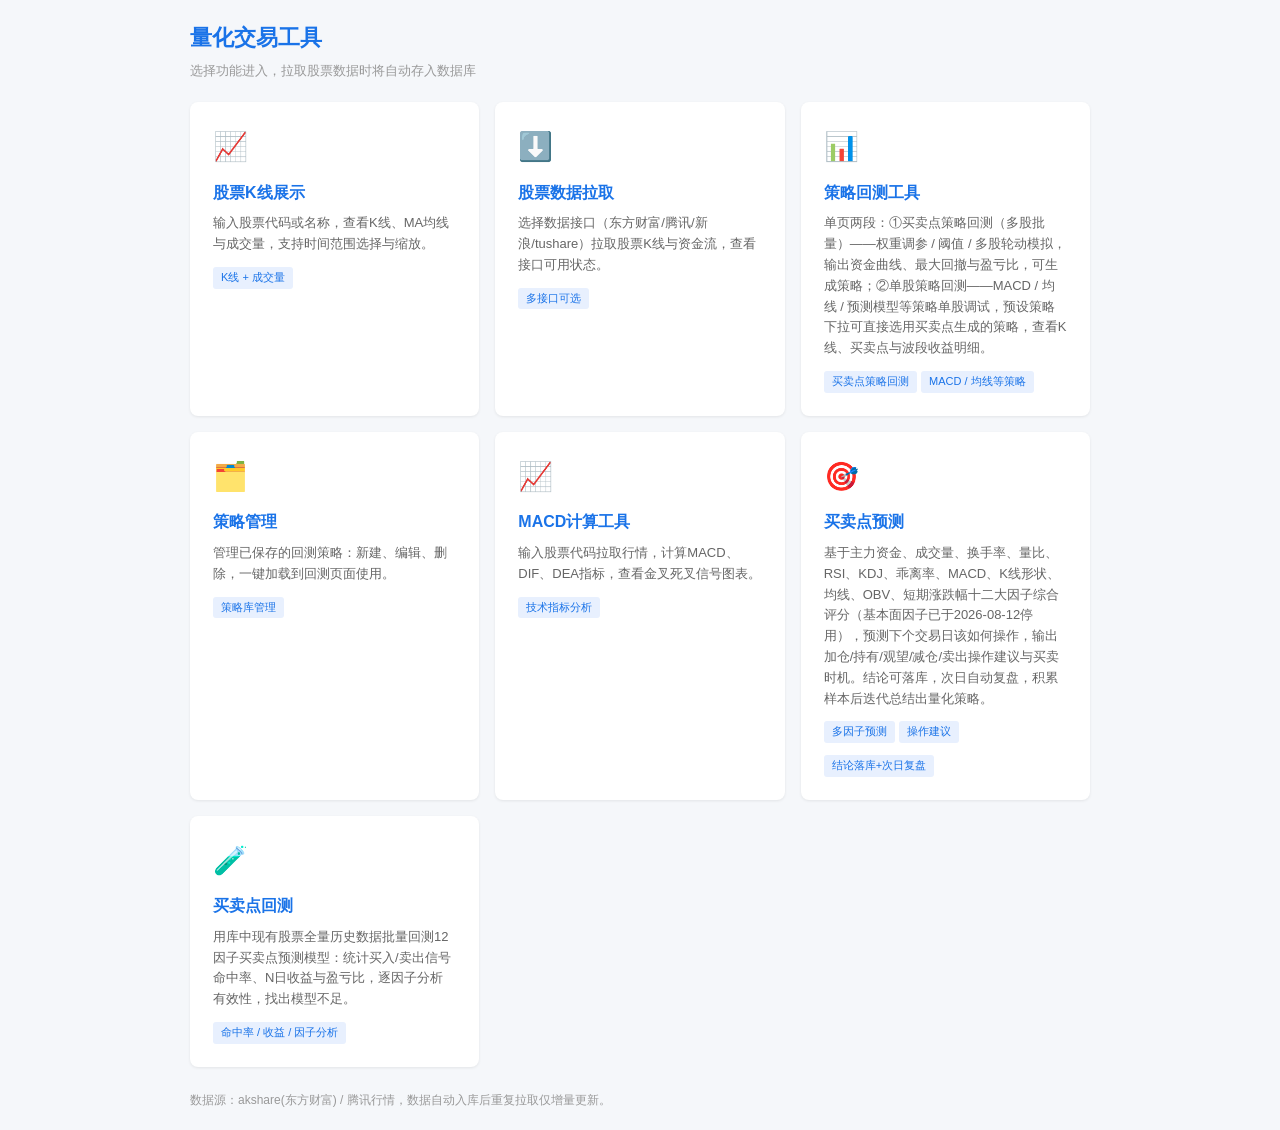
<file: index.html>
<!DOCTYPE html>
<html lang="zh-CN">
<head>
<meta charset="UTF-8">
<title>量化交易工具入口</title>
<style>
  * { box-sizing: border-box; margin: 0; padding: 0; }
  body {
    font-family: -apple-system, "Segoe UI", "Microsoft YaHei", sans-serif;
    background: #f5f7fa;
    color: #333;
    padding: 20px;
    line-height: 1.6;
  }
  .container { max-width: 900px; margin: 0 auto; }
  h1 { font-size: 22px; margin-bottom: 6px; color: #1a73e8; }
  .subtitle { font-size: 13px; color: #999; margin-bottom: 20px; }
  .cards { display: grid; grid-template-columns: repeat(auto-fit, minmax(280px, 1fr)); gap: 16px; }
  .card {
    display: block;
    background: #fff;
    border-radius: 8px;
    padding: 22px;
    text-decoration: none;
    color: inherit;
    box-shadow: 0 1px 3px rgba(0,0,0,0.08);
    border: 1px solid transparent;
    transition: box-shadow 0.2s, border-color 0.2s, transform 0.2s;
  }
  .card:hover { box-shadow: 0 4px 12px rgba(0,0,0,0.12); border-color: #1a73e8; transform: translateY(-2px); }
  .card-icon { font-size: 28px; margin-bottom: 10px; }
  .card h2 { font-size: 16px; color: #1a73e8; margin-bottom: 8px; white-space: nowrap; }
  .card p { font-size: 13px; color: #666; }
  .card .tag {
    display: inline-block;
    font-size: 11px;
    color: #1a73e8;
    background: #e8f0fe;
    border-radius: 3px;
    padding: 2px 8px;
    margin-top: 12px;
    white-space: nowrap;
  }
  .footer { margin-top: 24px; font-size: 12px; color: #999; }
</style>
</head>
<body>
<div class="container">
  <h1>量化交易工具</h1>
  <div class="subtitle">选择功能进入，拉取股票数据时将自动存入数据库</div>

  <div class="cards">
    <a class="card" href="kline.html">
      <div class="card-icon">📈</div>
      <h2>股票K线展示</h2>
      <p>输入股票代码或名称，查看K线、MA均线与成交量，支持时间范围选择与缩放。</p>
      <span class="tag">K线 + 成交量</span>
    </a>
    <a class="card" href="fetch.html">
      <div class="card-icon">⬇️</div>
      <h2>股票数据拉取</h2>
      <p>选择数据接口（东方财富/腾讯/新浪/tushare）拉取股票K线与资金流，查看接口可用状态。</p>
      <span class="tag">多接口可选</span>
    </a>
    <a class="card" href="backtest.html">
      <div class="card-icon">📊</div>
      <h2>策略回测工具</h2>
      <p>单页两段：①买卖点策略回测（多股批量）——权重调参 / 阈值 / 多股轮动模拟，输出资金曲线、最大回撤与盈亏比，可生成策略；②单股策略回测——MACD / 均线 / 预测模型等策略单股调试，预设策略下拉可直接选用买卖点生成的策略，查看K线、买卖点与波段收益明细。</p>
      <span class="tag">买卖点策略回测</span>
      <span class="tag">MACD / 均线等策略</span>
    </a>
    <a class="card" href="strategy.html">
      <div class="card-icon">🗂️</div>
      <h2>策略管理</h2>
      <p>管理已保存的回测策略：新建、编辑、删除，一键加载到回测页面使用。</p>
      <span class="tag">策略库管理</span>
    </a>
    <a class="card" href="macd.html">
      <div class="card-icon">📈</div>
      <h2>MACD计算工具</h2>
      <p>输入股票代码拉取行情，计算MACD、DIF、DEA指标，查看金叉死叉信号图表。</p>
      <span class="tag">技术指标分析</span>
    </a>
    <a class="card" href="predict.html">
      <div class="card-icon">🎯</div>
      <h2>买卖点预测</h2>
      <p>基于主力资金、成交量、换手率、量比、RSI、KDJ、乖离率、MACD、K线形状、均线、OBV、短期涨跌幅十二大因子综合评分（基本面因子已于2026-08-12停用），预测下个交易日该如何操作，输出加仓/持有/观望/减仓/卖出操作建议与买卖时机。结论可落库，次日自动复盘，积累样本后迭代总结出量化策略。</p>
      <span class="tag">多因子预测</span>
      <span class="tag">操作建议</span>
      <span class="tag">结论落库+次日复盘</span>
    </a>
    <a class="card" href="predict-backtest.html">
      <div class="card-icon">🧪</div>
      <h2>买卖点回测</h2>
      <p>用库中现有股票全量历史数据批量回测12因子买卖点预测模型：统计买入/卖出信号命中率、N日收益与盈亏比，逐因子分析有效性，找出模型不足。</p>
      <span class="tag">命中率 / 收益 / 因子分析</span>
    </a>
  </div>

  <div class="footer">数据源：akshare(东方财富) / 腾讯行情，数据自动入库后重复拉取仅增量更新。</div>
</div>
</body>
</html>
</file>
